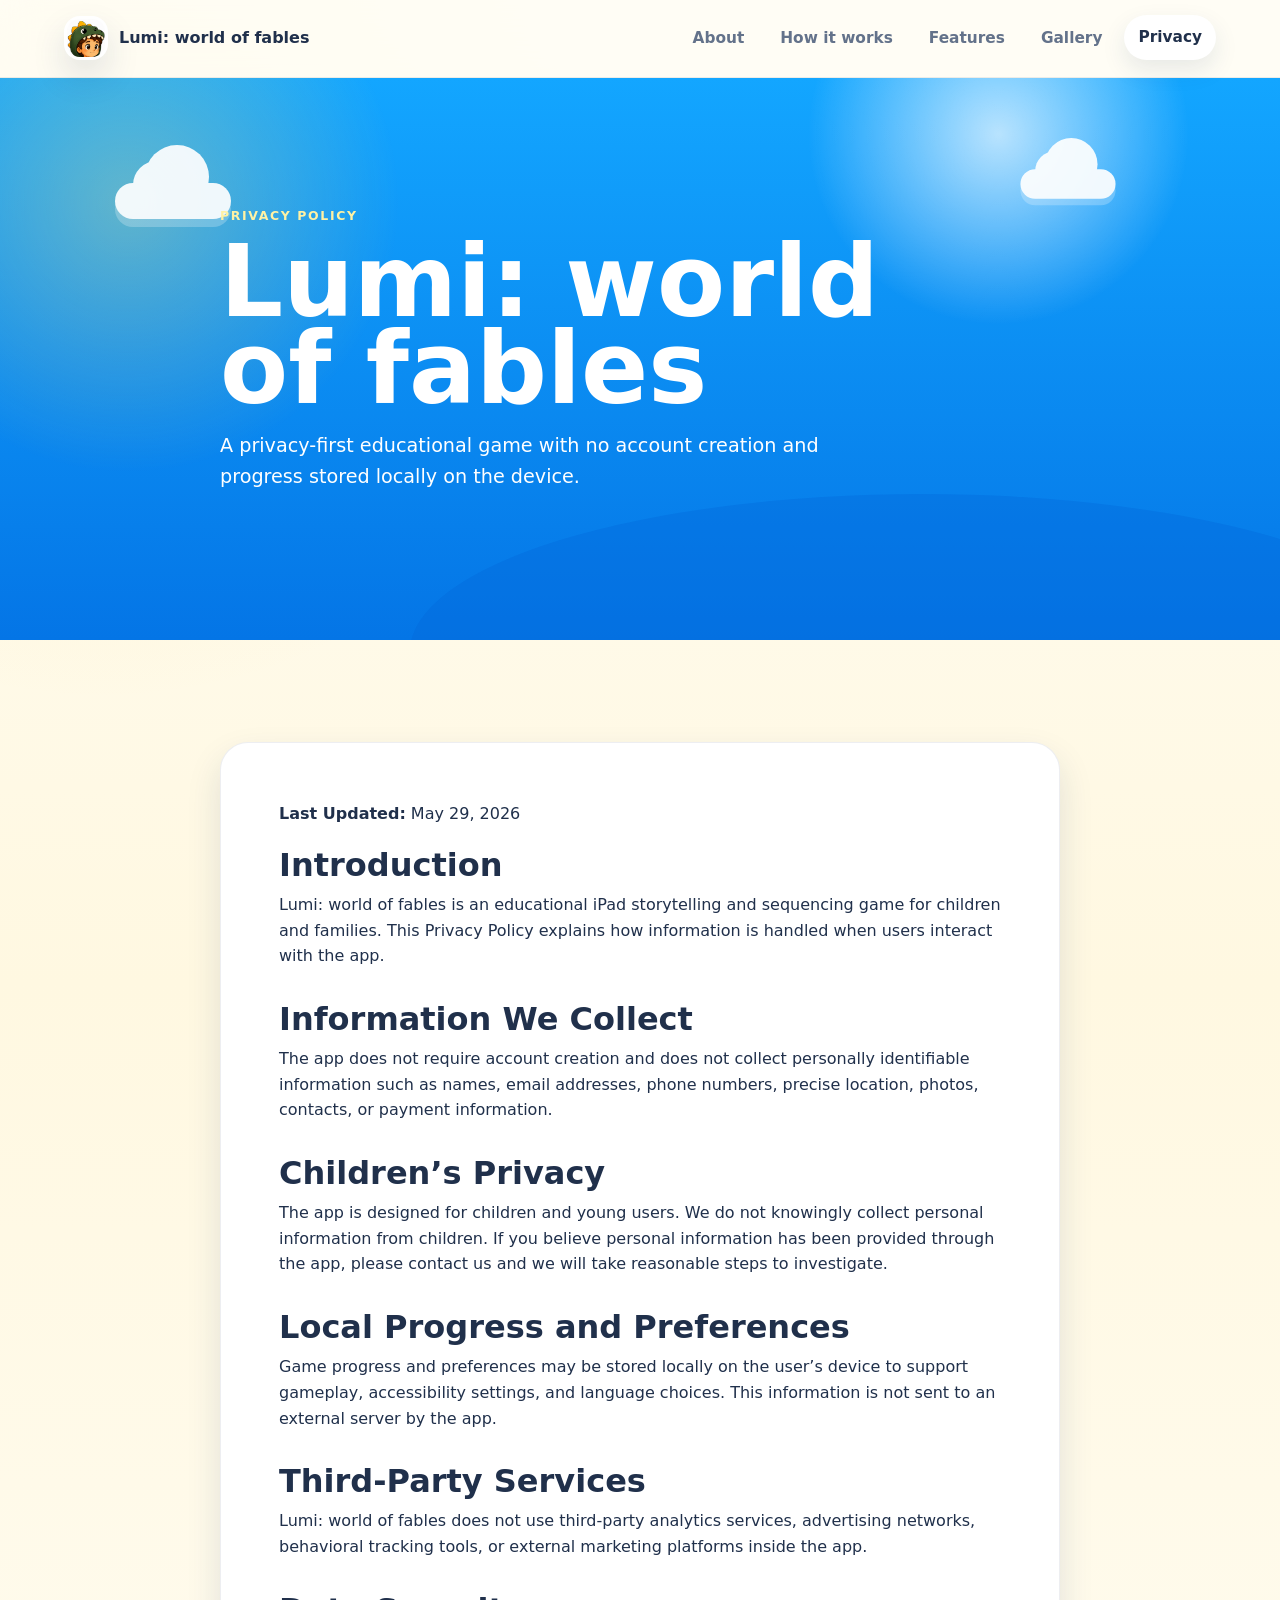
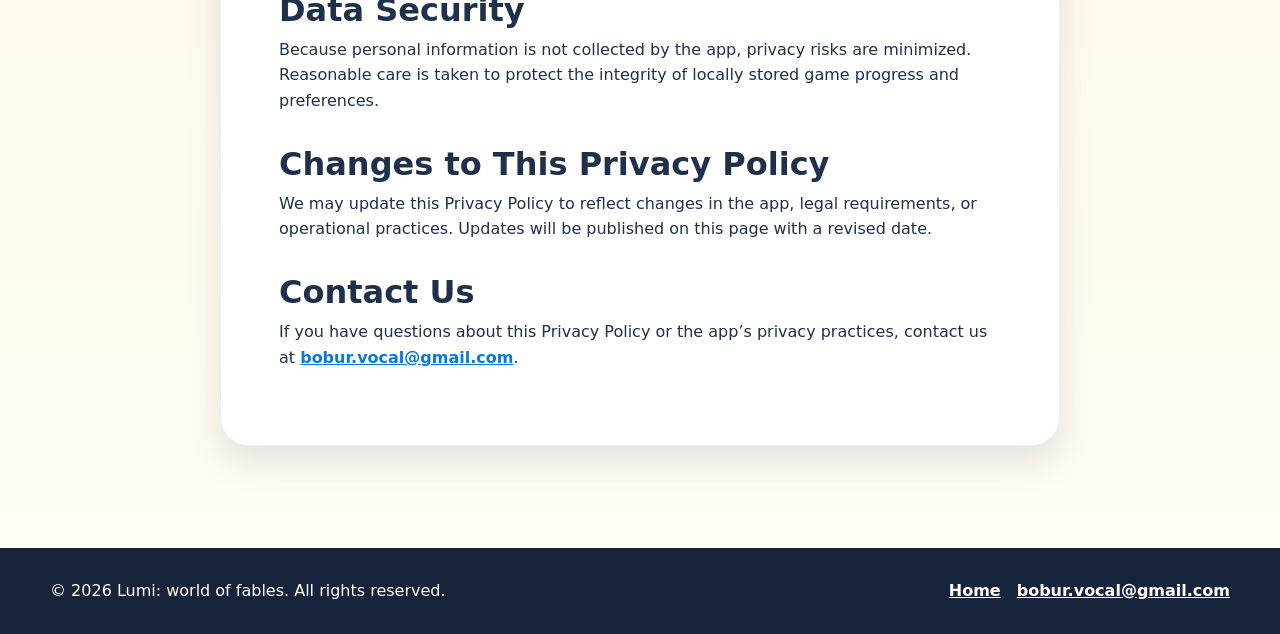
<file: privacy.html>
<!DOCTYPE html>
<html lang="en">
<head>
  <meta charset="UTF-8">
  <meta name="viewport" content="width=device-width, initial-scale=1.0">
  <meta name="description" content="Privacy Policy for Lumi: world of fables, an educational iPad storytelling and sequencing game for children.">
  <title>Privacy Policy | Lumi: world of fables</title>
  <link rel="stylesheet" href="styles.css">
</head>
<body class="privacy-page">
  <header class="site-header" aria-label="Primary navigation">
    <a class="brand" href="index.html" aria-label="Lumi home">
      <span class="brand-mark logo-mark">
        <img src="assets/images/Lumi.jpeg" alt="" data-fallback="logo">
      </span>
      <span>Lumi: world of fables</span>
    </a>
    <button class="nav-toggle" type="button" aria-label="Open menu" aria-expanded="false">
      <span></span>
      <span></span>
      <span></span>
    </button>
    <nav class="site-nav">
      <a href="index.html#about">About</a>
      <a href="index.html#how">How it works</a>
      <a href="index.html#features">Features</a>
      <a href="index.html#gallery">Gallery</a>
      <a href="privacy.html" aria-current="page">Privacy</a>
    </nav>
  </header>

  <main>
    <section class="privacy-hero section-sky">
      <div class="cloud cloud-one"></div>
      <div class="cloud cloud-two"></div>
      <div class="container narrow">
        <p class="eyebrow">Privacy Policy</p>
        <h1>Lumi: world of fables</h1>
        <p>A privacy-first educational game with no account creation and progress stored locally on the device.</p>
      </div>
    </section>

    <section class="section">
      <article class="container narrow policy-card reveal">
        <p><strong>Last Updated:</strong> May 29, 2026</p>

        <h2>Introduction</h2>
        <p>Lumi: world of fables is an educational iPad storytelling and sequencing game for children and families. This Privacy Policy explains how information is handled when users interact with the app.</p>

        <h2>Information We Collect</h2>
        <p>The app does not require account creation and does not collect personally identifiable information such as names, email addresses, phone numbers, precise location, photos, contacts, or payment information.</p>

        <h2>Children’s Privacy</h2>
        <p>The app is designed for children and young users. We do not knowingly collect personal information from children. If you believe personal information has been provided through the app, please contact us and we will take reasonable steps to investigate.</p>

        <h2>Local Progress and Preferences</h2>
        <p>Game progress and preferences may be stored locally on the user’s device to support gameplay, accessibility settings, and language choices. This information is not sent to an external server by the app.</p>

        <h2>Third-Party Services</h2>
        <p>Lumi: world of fables does not use third-party analytics services, advertising networks, behavioral tracking tools, or external marketing platforms inside the app.</p>

        <h2>Data Security</h2>
        <p>Because personal information is not collected by the app, privacy risks are minimized. Reasonable care is taken to protect the integrity of locally stored game progress and preferences.</p>

        <h2>Changes to This Privacy Policy</h2>
        <p>We may update this Privacy Policy to reflect changes in the app, legal requirements, or operational practices. Updates will be published on this page with a revised date.</p>

        <h2>Contact Us</h2>
        <p>If you have questions about this Privacy Policy or the app’s privacy practices, contact us at <a href="mailto:bobur.vocal@gmail.com">bobur.vocal@gmail.com</a>.</p>
      </article>
    </section>
  </main>

  <footer class="site-footer">
    <div class="container footer-inner">
      <p>&copy; <span id="year">2026</span> Lumi: world of fables. All rights reserved.</p>
      <div class="footer-links">
        <a href="index.html">Home</a>
        <a href="mailto:bobur.vocal@gmail.com">bobur.vocal@gmail.com</a>
      </div>
    </div>
  </footer>

  <script src="script.js"></script>
</body>
</html>
</file>
<file: styles.css>
:root {
  --ink: #20304b;
  --muted: #63728a;
  --sky: #13a6ff;
  --sky-deep: #0475e6;
  --ocean: #0367d8;
  --leaf: #41bd55;
  --leaf-deep: #178d42;
  --sun: #ffd44f;
  --coral: #ff715d;
  --violet: #7067ff;
  --cream: #fff8df;
  --paper: #fffdf5;
  --card: #ffffff;
  --line: rgba(32, 48, 75, 0.12);
  --shadow: 0 28px 70px rgba(23, 57, 102, 0.18);
  --soft-shadow: 0 16px 34px rgba(23, 57, 102, 0.13);
  --radius: 28px;
}

* {
  box-sizing: border-box;
}

html {
  scroll-behavior: smooth;
}

body {
  margin: 0;
  color: var(--ink);
  font-family: "Trebuchet MS", "Segoe UI", system-ui, sans-serif;
  background:
    radial-gradient(circle at 8% 8%, rgba(255, 212, 79, 0.2), transparent 22%),
    linear-gradient(180deg, #fffdf5 0%, #fff8e1 44%, #fffdf5 100%);
  line-height: 1.6;
}

body.nav-open {
  overflow: hidden;
}

img {
  display: block;
  max-width: 100%;
}

a {
  color: inherit;
}

.container {
  width: min(1180px, calc(100% - 44px));
  margin: 0 auto;
}

.narrow {
  width: min(840px, calc(100% - 44px));
}

.site-header {
  position: sticky;
  top: 0;
  z-index: 30;
  display: flex;
  align-items: center;
  justify-content: space-between;
  gap: 24px;
  padding: 16px clamp(20px, 5vw, 68px);
  background: rgba(255, 253, 245, 0.88);
  border-bottom: 1px solid rgba(32, 48, 75, 0.08);
  backdrop-filter: blur(18px);
}

.brand {
  display: inline-flex;
  align-items: center;
  gap: 11px;
  min-width: 0;
  color: var(--ink);
  font-weight: 900;
  text-decoration: none;
}

.brand span:last-child {
  overflow: hidden;
  text-overflow: ellipsis;
  white-space: nowrap;
}

.brand-mark,
.button-icon,
.step-number {
  display: inline-grid;
  place-items: center;
  flex: 0 0 auto;
}

.brand-mark {
  width: 44px;
  height: 44px;
  color: #fff;
  background:
    radial-gradient(circle at 30% 25%, rgba(255, 255, 255, 0.42), transparent 28%),
    linear-gradient(135deg, var(--coral), #ff9e3f);
  border: 3px solid #fff;
  border-radius: 16px;
  box-shadow: var(--soft-shadow);
  font-size: 0.92rem;
}

.logo-mark {
  overflow: hidden;
  padding: 0;
  background: #fff;
}

.logo-mark img {
  width: 100%;
  height: 100%;
  object-fit: cover;
}

.logo-mark img.image-missing {
  display: none;
}

.logo-mark:has(img.image-missing)::before {
  content: "L";
}

.site-nav {
  display: flex;
  align-items: center;
  gap: 8px;
}

.site-nav a {
  padding: 10px 14px;
  color: var(--muted);
  border-radius: 999px;
  font-size: 0.96rem;
  font-weight: 900;
  text-decoration: none;
  transition: color 180ms ease, background 180ms ease, transform 180ms ease, box-shadow 180ms ease;
}

.site-nav a:hover,
.site-nav a[aria-current="page"] {
  color: var(--ink);
  background: #fff;
  box-shadow: 0 10px 24px rgba(23, 57, 102, 0.1);
  transform: translateY(-1px);
}

.nav-toggle {
  display: none;
  width: 46px;
  height: 46px;
  padding: 10px;
  background: #fff;
  border: 1px solid var(--line);
  border-radius: 16px;
  box-shadow: var(--soft-shadow);
}

.nav-toggle span {
  display: block;
  width: 100%;
  height: 3px;
  margin: 4px 0;
  background: var(--ink);
  border-radius: 99px;
}

.section-sky {
  position: relative;
  overflow: hidden;
  background:
    radial-gradient(circle at 78% 10%, rgba(255, 255, 255, 0.7), transparent 17%),
    radial-gradient(circle at 10% 22%, rgba(255, 230, 116, 0.34), transparent 22%),
    linear-gradient(180deg, var(--sky) 0%, var(--sky-deep) 100%);
}

.section-sky::after {
  position: absolute;
  right: -12%;
  bottom: -30%;
  width: 80%;
  height: 56%;
  content: "";
  background: rgba(3, 103, 216, 0.36);
  border-radius: 50%;
}

.hero {
  min-height: 780px;
  padding: clamp(72px, 9vw, 118px) 0 78px;
}

.hero-grid {
  position: relative;
  z-index: 2;
  display: grid;
  grid-template-columns: minmax(300px, 0.82fr) minmax(420px, 1.28fr);
  align-items: center;
  gap: clamp(28px, 5vw, 76px);
}

.hero-copy {
  color: #fff;
  text-shadow: 0 2px 14px rgba(12, 73, 130, 0.18);
}

.eyebrow {
  margin: 0 0 12px;
  color: #ff8b36;
  font-size: 0.78rem;
  font-weight: 900;
  letter-spacing: 0.13em;
  text-transform: uppercase;
}

.hero .eyebrow,
.privacy-hero .eyebrow,
.cta-panel .eyebrow {
  color: #fff2a4;
}

h1,
h2,
h3,
p {
  overflow-wrap: break-word;
}

h1 {
  max-width: 720px;
  margin: 0;
  font-size: clamp(3.8rem, 8vw, 7.6rem);
  line-height: 0.88;
}

.hero h1 {
  max-width: 680px;
  font-size: clamp(3.35rem, 6.4vw, 6.35rem);
}

h2 {
  margin: 0;
  font-size: clamp(2rem, 4vw, 3.45rem);
  line-height: 1.04;
}

h3 {
  margin: 0 0 10px;
  font-size: 1.24rem;
  line-height: 1.2;
}

.hero-tagline {
  max-width: 610px;
  margin: 14px 0 0;
  font-size: clamp(1.12rem, 2vw, 1.38rem);
}

.hero-kicker {
  max-width: 560px;
  margin: 24px 0 0;
  color: #fff8cc;
  font-size: clamp(1.05rem, 1.7vw, 1.26rem);
  font-weight: 900;
}

.hero-pills {
  display: flex;
  flex-wrap: wrap;
  gap: 10px;
  margin-top: 24px;
}

.hero-pills span {
  padding: 9px 13px;
  color: #163257;
  background: rgba(255, 255, 255, 0.88);
  border: 1px solid rgba(255, 255, 255, 0.7);
  border-radius: 999px;
  box-shadow: 0 12px 26px rgba(0, 79, 154, 0.12);
  font-size: 0.88rem;
  font-weight: 900;
  text-shadow: none;
}

.hero-actions {
  display: flex;
  align-items: center;
  flex-wrap: wrap;
  gap: 16px;
  margin-top: 36px;
}

.app-store-button {
  display: inline-flex;
  align-items: center;
  gap: 12px;
  min-height: 64px;
  padding: 10px 20px 10px 12px;
  color: #fff;
  background: #17233b;
  border: 3px solid rgba(255, 255, 255, 0.38);
  border-radius: 21px;
  box-shadow: var(--shadow);
  font-weight: 900;
  line-height: 1.05;
  text-decoration: none;
  transition: transform 180ms ease, box-shadow 180ms ease, background 180ms ease;
}

.app-store-button:hover {
  background: #0f1a2f;
  box-shadow: 0 30px 70px rgba(10, 34, 70, 0.25);
  transform: translateY(-3px);
}

.app-store-button small {
  display: block;
  color: rgba(255, 255, 255, 0.72);
  font-size: 0.72rem;
  font-weight: 800;
}

.button-icon {
  width: 40px;
  height: 40px;
  color: #17233b;
  background: #fff;
  border-radius: 13px;
  font-weight: 900;
}

.secondary-link {
  display: inline-flex;
  align-items: center;
  min-height: 48px;
  padding: 0 6px;
  color: #fff;
  font-weight: 900;
  text-decoration-thickness: 3px;
  text-underline-offset: 6px;
}

.secondary-link:hover {
  color: #fff2a4;
}

.hero-art {
  position: relative;
  min-height: 480px;
}

.hero-image-card {
  position: relative;
  isolation: isolate;
  overflow: hidden;
  padding: clamp(12px, 2vw, 18px);
  background:
    linear-gradient(180deg, rgba(255, 255, 255, 0.58), rgba(255, 255, 255, 0.2)),
    rgba(255, 255, 255, 0.22);
  border: 1px solid rgba(255, 255, 255, 0.5);
  border-radius: 38px;
  box-shadow: 0 34px 90px rgba(0, 70, 138, 0.28);
  animation: floatIsland 6s ease-in-out infinite;
}

.hero-image-card::before {
  position: absolute;
  inset: 18px;
  z-index: -1;
  content: "";
  background: radial-gradient(circle at 50% 58%, rgba(2, 93, 190, 0.3), transparent 62%);
  border-radius: 32px;
}

.island-image {
  position: relative;
  z-index: 2;
  width: 100%;
  max-height: 620px;
  object-fit: contain;
  filter: drop-shadow(0 28px 30px rgba(0, 70, 138, 0.23));
}

.image-fallback {
  display: none;
}

.image-missing + .image-fallback {
  display: block;
}

.hero-art img.image-missing,
.feature-image-card.image-missing img,
.gallery-card.image-missing img {
  display: none;
}

.fallback-world {
  position: relative;
  min-height: 440px;
  background:
    radial-gradient(circle at 26% 18%, #fff 0 5%, transparent 6%),
    linear-gradient(180deg, #25b6ff, #0374dc);
  border-radius: 28px;
  box-shadow: inset 0 0 0 8px rgba(255, 255, 255, 0.32);
}

.fallback-island {
  position: absolute;
  right: 8%;
  bottom: 12%;
  width: 78%;
  height: 52%;
  background: linear-gradient(135deg, #83da31, #1baa4c);
  border: 10px solid #ead58b;
  border-radius: 52% 48% 45% 55%;
}

.fallback-castle {
  position: absolute;
  right: 23%;
  bottom: 38%;
  width: 120px;
  height: 118px;
  background: #f8efc7;
  border-radius: 18px 18px 10px 10px;
  box-shadow: 82px 42px 0 -18px #ffd052, -92px 64px 0 -28px #ff7c63;
}

.fallback-path {
  position: absolute;
  right: 16%;
  bottom: 24%;
  width: 58%;
  height: 42px;
  background: #ffd36e;
  border: 6px solid #f1ba41;
  border-radius: 999px;
  transform: rotate(-12deg);
}

.fallback-sun {
  position: absolute;
  top: 34px;
  left: 42px;
  width: 78px;
  height: 78px;
  background: var(--sun);
  border-radius: 50%;
  box-shadow: 0 0 0 14px rgba(255, 255, 255, 0.2);
}

.cloud {
  position: absolute;
  z-index: 1;
  width: 116px;
  height: 36px;
  background: #fff;
  border-radius: 999px;
  opacity: 0.92;
  box-shadow: 0 8px 0 rgba(255, 255, 255, 0.26);
}

.cloud::before,
.cloud::after {
  position: absolute;
  bottom: 10px;
  content: "";
  background: #fff;
  border-radius: 50%;
}

.cloud::before {
  left: 18px;
  width: 48px;
  height: 48px;
}

.cloud::after {
  right: 22px;
  width: 64px;
  height: 64px;
}

.cloud-one {
  top: 105px;
  left: 9%;
}

.cloud-two {
  top: 88px;
  right: 12%;
  transform: scale(0.82);
}

.section {
  padding: clamp(68px, 8vw, 112px) 0;
}

.video-section {
  background:
    radial-gradient(circle at 86% 16%, rgba(255, 212, 79, 0.28), transparent 22%),
    linear-gradient(180deg, #fffdf5, #fff4c7);
}

.video-grid {
  display: grid;
  grid-template-columns: minmax(280px, 0.72fr) minmax(420px, 1.28fr);
  align-items: center;
  gap: clamp(28px, 6vw, 74px);
}

.video-grid .section-heading {
  margin-bottom: 0;
}

.video-grid .section-heading p:last-child {
  color: var(--muted);
  font-size: 1.1rem;
}

.video-card {
  position: relative;
  overflow: hidden;
  padding: clamp(10px, 1.4vw, 16px);
  background:
    linear-gradient(180deg, rgba(255, 255, 255, 0.96), rgba(255, 248, 223, 0.94)),
    #fff;
  border: 1px solid rgba(32, 48, 75, 0.1);
  border-radius: 34px;
  box-shadow: var(--shadow);
}

.video-card::before {
  position: absolute;
  top: -110px;
  right: -90px;
  width: 250px;
  height: 250px;
  content: "";
  background: radial-gradient(circle, rgba(19, 166, 255, 0.2), transparent 68%);
  border-radius: 50%;
}

.video-card video {
  position: relative;
  display: block;
  width: 100%;
  aspect-ratio: 16 / 9;
  background: #17233b;
  border-radius: 24px;
  box-shadow: 0 18px 40px rgba(23, 57, 102, 0.18);
  object-fit: cover;
}

.split-section {
  display: grid;
  grid-template-columns: 0.82fr 1.18fr;
  gap: clamp(28px, 6vw, 78px);
  align-items: center;
}

.story-card,
.step-card,
.feature-card,
.gallery-card,
.policy-card,
.feature-image-card,
.team-panel {
  background: var(--card);
  border: 1px solid rgba(32, 48, 75, 0.08);
  border-radius: var(--radius);
  box-shadow: var(--soft-shadow);
}

.large-card {
  padding: clamp(28px, 4vw, 46px);
  font-size: 1.15rem;
}

.large-card p,
.policy-card p {
  margin-top: 0;
}

.large-card p:last-of-type {
  margin-bottom: 0;
}

.concept-strip {
  display: flex;
  flex-wrap: wrap;
  gap: 10px;
  margin-top: 24px;
}

.concept-strip span {
  padding: 10px 14px;
  color: #fff;
  background: linear-gradient(135deg, var(--leaf), var(--sky-deep));
  border-radius: 999px;
  box-shadow: 0 10px 22px rgba(23, 57, 102, 0.12);
  font-size: 0.9rem;
  font-weight: 900;
}

.soft-band {
  background:
    radial-gradient(circle at 90% 12%, rgba(19, 166, 255, 0.16), transparent 24%),
    linear-gradient(180deg, rgba(255, 242, 179, 0.66), rgba(255, 253, 245, 0.8)),
    #fff8d7;
}

.section-heading {
  max-width: 800px;
  margin-bottom: 38px;
}

.section-heading p:last-child {
  margin-bottom: 0;
}

.steps-grid,
.features-grid,
.gallery-grid,
.team-grid {
  display: grid;
  gap: 20px;
}

.steps-grid {
  grid-template-columns: repeat(4, 1fr);
}

.step-card {
  position: relative;
  min-height: 292px;
  padding: 86px 24px 28px;
  transition: transform 180ms ease, box-shadow 180ms ease;
}

.step-card:hover,
.feature-card:hover,
.team-grid span:hover {
  transform: translateY(-5px);
  box-shadow: var(--shadow);
}

.step-number {
  position: absolute;
  top: 24px;
  left: 24px;
  width: 48px;
  height: 48px;
  color: #fff;
  background: linear-gradient(135deg, var(--sky), var(--violet));
  border-radius: 17px;
  font-size: 1.25rem;
  font-weight: 900;
  box-shadow: var(--soft-shadow);
}

.feature-showcase {
  display: grid;
  grid-template-columns: minmax(0, 1fr) minmax(360px, 0.78fr);
  gap: 24px;
  align-items: stretch;
}

.features-grid {
  grid-template-columns: repeat(2, 1fr);
  align-content: stretch;
}

.feature-card {
  min-height: 198px;
  position: relative;
  overflow: hidden;
  padding: 30px;
  transition: transform 180ms ease, box-shadow 180ms ease;
}

.feature-card::before {
  display: block;
  width: 42px;
  height: 5px;
  margin-bottom: 22px;
  content: "";
  background: linear-gradient(90deg, var(--coral), var(--sun));
  border-radius: 999px;
}

.feature-card:nth-child(2)::before {
  background: linear-gradient(90deg, var(--sky), var(--violet));
}

.feature-card:nth-child(3)::before {
  background: linear-gradient(90deg, var(--leaf), var(--sky));
}

.feature-card:nth-child(4)::before {
  background: linear-gradient(90deg, var(--sun), #ff9e3f);
}

.feature-card:nth-child(5)::before {
  background: linear-gradient(90deg, var(--violet), var(--coral));
}

.feature-card:last-child {
  grid-column: 1 / -1;
}

.feature-card p,
.step-card p {
  margin: 0;
  color: var(--muted);
}

.feature-image-card {
  position: relative;
  overflow: hidden;
  min-height: 100%;
  margin: 0;
  background:
    radial-gradient(circle at 78% 18%, rgba(255, 255, 255, 0.9), transparent 12%),
    linear-gradient(180deg, #16a8ff, #0575dc);
}

.feature-image-card img {
  width: 100%;
  height: 100%;
  min-height: 480px;
  object-fit: cover;
  object-position: center;
}

.feature-image-card figcaption,
.gallery-card figcaption {
  position: absolute;
  left: 18px;
  bottom: 18px;
  padding: 10px 14px;
  color: var(--ink);
  background: rgba(255, 255, 255, 0.92);
  border-radius: 999px;
  box-shadow: var(--soft-shadow);
  font-weight: 900;
}

.feature-image-card.image-missing,
.gallery-card.image-missing {
  background:
    radial-gradient(circle at 76% 22%, #fff 0 6%, transparent 7%),
    radial-gradient(circle at 34% 66%, #55c84d 0 24%, transparent 25%),
    radial-gradient(circle at 63% 58%, #ffd14d 0 18%, transparent 19%),
    linear-gradient(180deg, #15a9ff, #0575dc);
}

.gallery-band {
  color: #fff;
  background:
    radial-gradient(circle at 18% 4%, rgba(255, 255, 255, 0.26), transparent 26%),
    linear-gradient(180deg, #0b95ee, #0470dc);
}

.gallery-band .eyebrow {
  color: #fff1a8;
}

.gallery-grid {
  grid-template-columns: 1.25fr 1fr;
}

.gallery-card {
  position: relative;
  overflow: hidden;
  min-height: 360px;
  margin: 0;
  background: #e5f7ff;
}

.gallery-card img {
  width: 100%;
  height: 100%;
  min-height: 360px;
  object-fit: cover;
  transition: transform 300ms ease;
}

.gallery-card:hover img {
  transform: scale(1.025);
}

.made-by {
  background:
    radial-gradient(circle at 10% 18%, rgba(255, 210, 74, 0.33), transparent 22%),
    radial-gradient(circle at 88% 76%, rgba(65, 189, 85, 0.13), transparent 22%),
    #fffdf5;
}

.team-panel {
  position: relative;
  overflow: hidden;
  padding: clamp(22px, 4vw, 34px);
  background:
    linear-gradient(135deg, rgba(255, 255, 255, 0.92), rgba(255, 248, 223, 0.92)),
    #fff;
}

.team-panel::before {
  position: absolute;
  top: -90px;
  right: -90px;
  width: 220px;
  height: 220px;
  content: "";
  background: radial-gradient(circle, rgba(19, 166, 255, 0.22), transparent 68%);
  border-radius: 50%;
}

.team-grid {
  position: relative;
  grid-template-columns: repeat(4, 1fr);
}

.team-grid span {
  display: grid;
  place-items: center;
  min-height: 78px;
  padding: 18px;
  text-align: center;
  background: #fff;
  border: 1px solid rgba(32, 48, 75, 0.08);
  border-radius: 22px;
  box-shadow: 0 10px 24px rgba(23, 57, 102, 0.1);
  font-weight: 900;
  transition: transform 180ms ease, box-shadow 180ms ease;
}

.team-grid span:nth-child(3n + 1) {
  background: #fff7d6;
}

.team-grid span:nth-child(3n + 2) {
  background: #eaf8ff;
}

.team-grid span:nth-child(3n + 3) {
  background: #eefce9;
}

.cta-section {
  padding-top: 0;
}

.cta-panel {
  display: flex;
  align-items: center;
  justify-content: space-between;
  gap: 24px;
  padding: clamp(30px, 5vw, 52px);
  color: #fff;
  background:
    radial-gradient(circle at 82% 18%, rgba(255, 255, 255, 0.22), transparent 22%),
    linear-gradient(135deg, var(--leaf), var(--sky-deep));
  border-radius: 34px;
  box-shadow: var(--shadow);
}

.site-footer {
  padding: 30px 0;
  color: #fff;
  background: #17233b;
}

.footer-inner {
  display: flex;
  align-items: center;
  justify-content: space-between;
  gap: 20px;
}

.footer-inner p {
  margin: 0;
}

.footer-links {
  display: flex;
  flex-wrap: wrap;
  gap: 16px;
  font-weight: 800;
}

.footer-links a:hover {
  color: #fff2a4;
}

.privacy-hero {
  padding: clamp(82px, 10vw, 132px) 0;
  color: #fff;
}

.privacy-hero .container {
  position: relative;
  z-index: 2;
}

.privacy-hero h1 {
  font-size: clamp(3rem, 8vw, 6.2rem);
}

.privacy-hero p:last-child {
  max-width: 680px;
  font-size: 1.2rem;
}

.policy-card {
  padding: clamp(28px, 5vw, 58px);
}

.policy-card h2 {
  margin-top: 34px;
  margin-bottom: 10px;
  font-size: clamp(1.45rem, 3vw, 2rem);
}

.policy-card h2:first-of-type {
  margin-top: 22px;
}

.policy-card a {
  color: #087adf;
  font-weight: 900;
}

.reveal {
  opacity: 0;
  transform: translateY(22px);
  transition: opacity 520ms ease, transform 520ms ease;
}

.reveal.is-visible {
  opacity: 1;
  transform: translateY(0);
}

@keyframes floatIsland {
  0%,
  100% {
    transform: translateY(0);
  }

  50% {
    transform: translateY(-12px);
  }
}

@media (max-width: 1080px) {
  .hero-grid,
  .video-grid,
  .feature-showcase {
    grid-template-columns: 1fr;
  }

  .hero-art {
    min-height: 0;
  }

  .steps-grid {
    grid-template-columns: repeat(2, 1fr);
  }

  .feature-image-card img {
    min-height: 360px;
  }
}

@media (max-width: 980px) {
  .hero {
    min-height: auto;
  }

  .split-section,
  .gallery-grid {
    grid-template-columns: 1fr;
  }

  .team-grid {
    grid-template-columns: repeat(2, 1fr);
  }
}

@media (max-width: 760px) {
  .site-header {
    align-items: center;
    padding: 14px 20px;
  }

  .nav-toggle {
    display: inline-block;
  }

  .site-nav {
    position: absolute;
    top: 76px;
    right: 20px;
    left: 20px;
    display: none;
    flex-direction: column;
    align-items: stretch;
    padding: 14px;
    background: #fff;
    border: 1px solid var(--line);
    border-radius: 22px;
    box-shadow: var(--shadow);
  }

  .site-nav.is-open {
    display: flex;
  }

  .site-nav a {
    padding: 12px 14px;
  }

  .hero {
    padding-top: 62px;
  }

  .hero-copy {
    text-align: left;
  }

  h1 {
    font-size: clamp(3.1rem, 15vw, 4.6rem);
  }

  .hero h1 {
    font-size: clamp(3rem, 13vw, 4.25rem);
  }

  .hero-image-card {
    border-radius: 28px;
  }

  .fallback-world {
    min-height: 300px;
  }

  .features-grid,
  .steps-grid,
  .team-grid {
    grid-template-columns: 1fr;
  }

  .feature-card:last-child {
    grid-column: auto;
  }

  .feature-card,
  .step-card {
    min-height: 0;
  }

  .video-card {
    border-radius: 26px;
  }

  .video-card video {
    border-radius: 18px;
  }

  .cta-panel,
  .footer-inner {
    align-items: flex-start;
    flex-direction: column;
  }
}

@media (max-width: 520px) {
  .container,
  .narrow {
    width: min(100% - 28px, 1180px);
  }

  .hero-actions {
    align-items: stretch;
    flex-direction: column;
  }

  .hero-pills span {
    flex: 1 1 calc(50% - 10px);
    text-align: center;
  }

  .app-store-button {
    justify-content: center;
    width: 100%;
  }

  .gallery-card,
  .gallery-card img,
  .feature-image-card img {
    min-height: 280px;
  }

  .team-grid span {
    min-height: 66px;
  }
}

@media (prefers-reduced-motion: reduce) {
  html {
    scroll-behavior: auto;
  }

  *,
  *::before,
  *::after {
    animation-duration: 0.01ms !important;
    animation-iteration-count: 1 !important;
    transition-duration: 0.01ms !important;
  }

  .reveal {
    opacity: 1;
    transform: none;
  }
}
</file>
